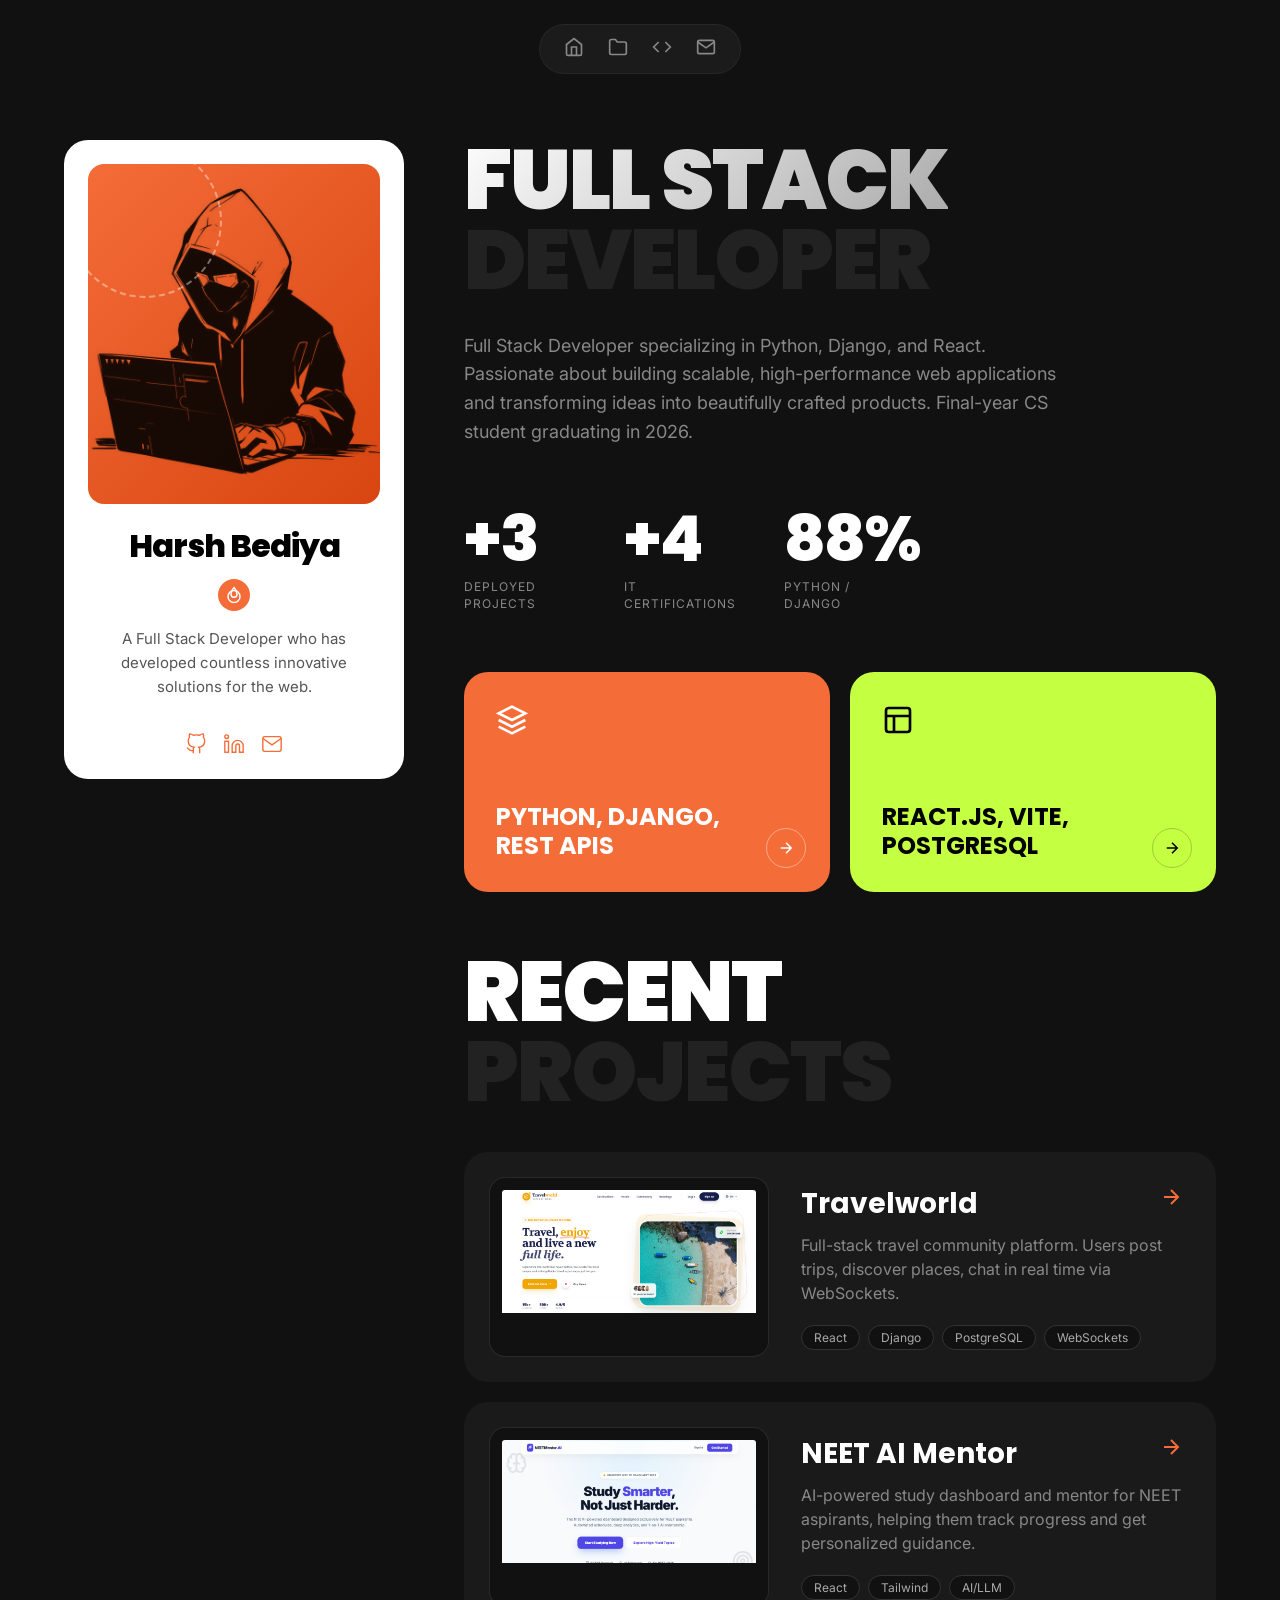
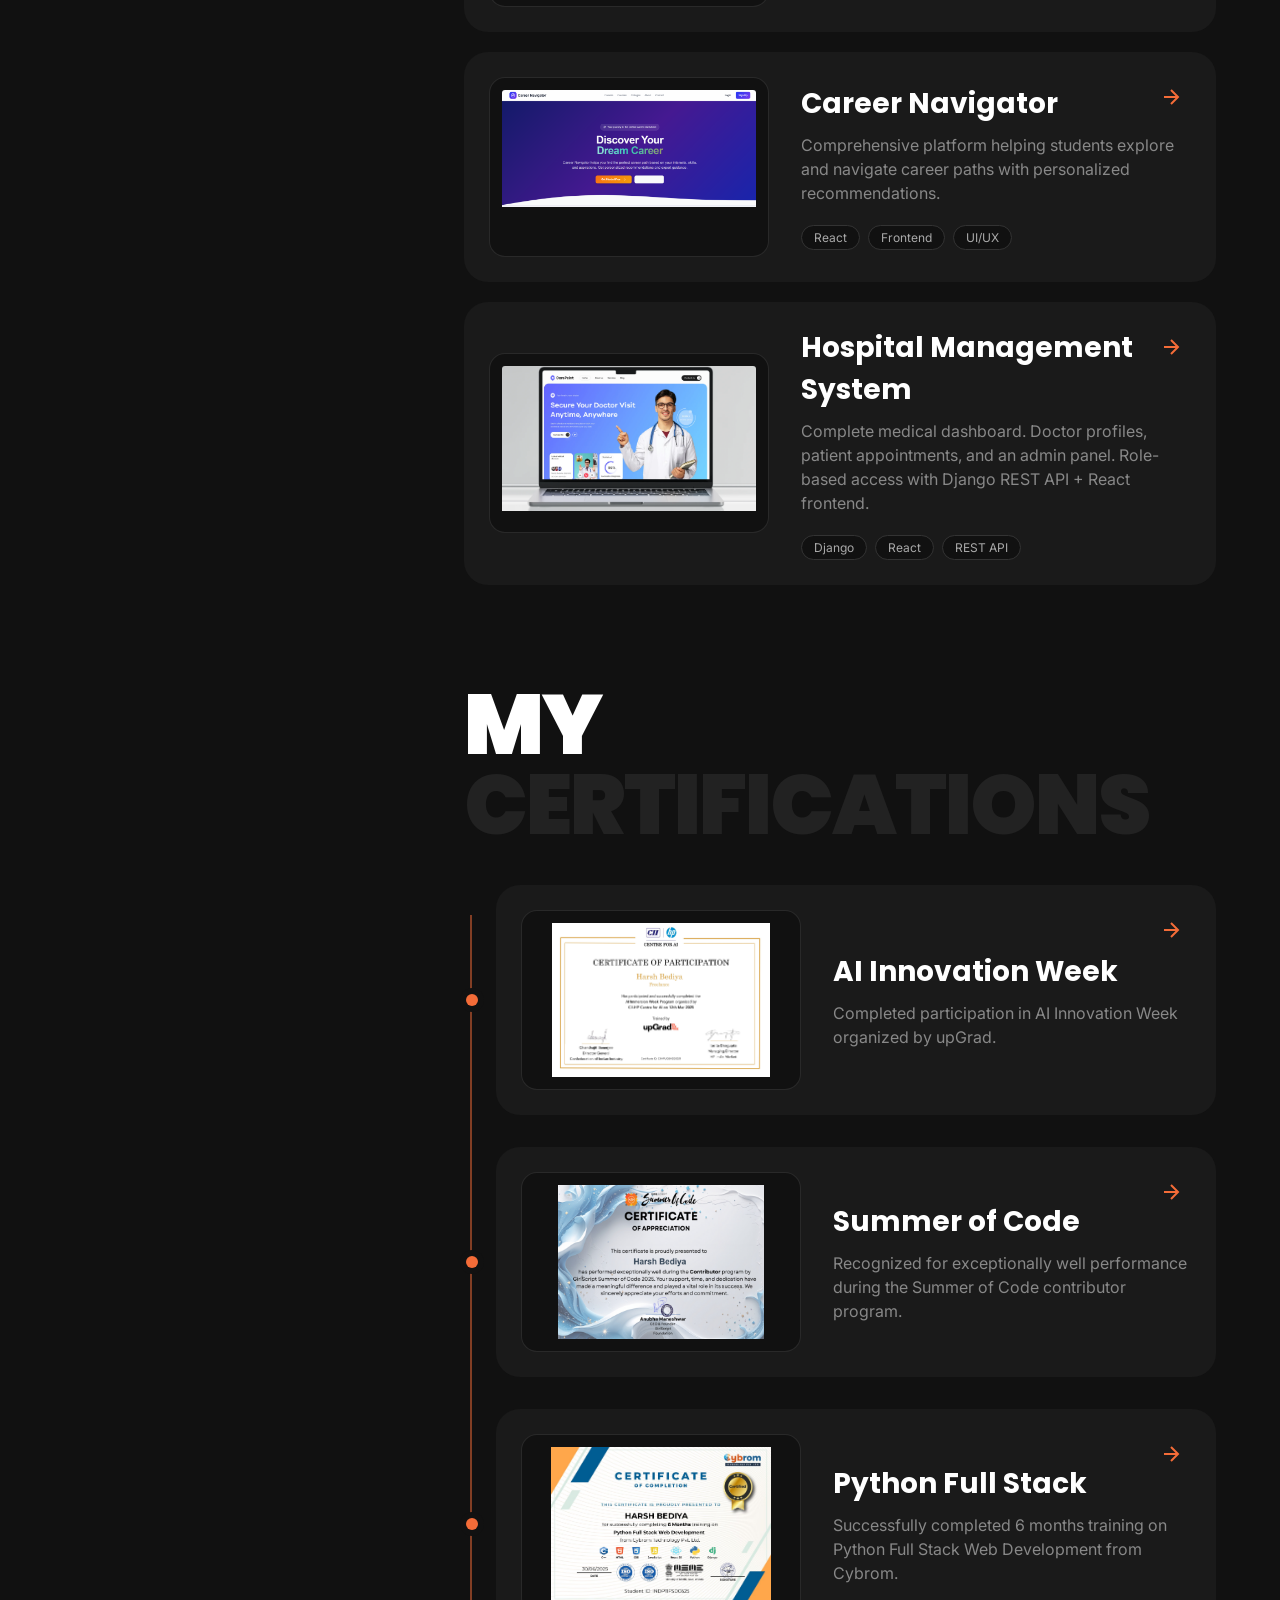
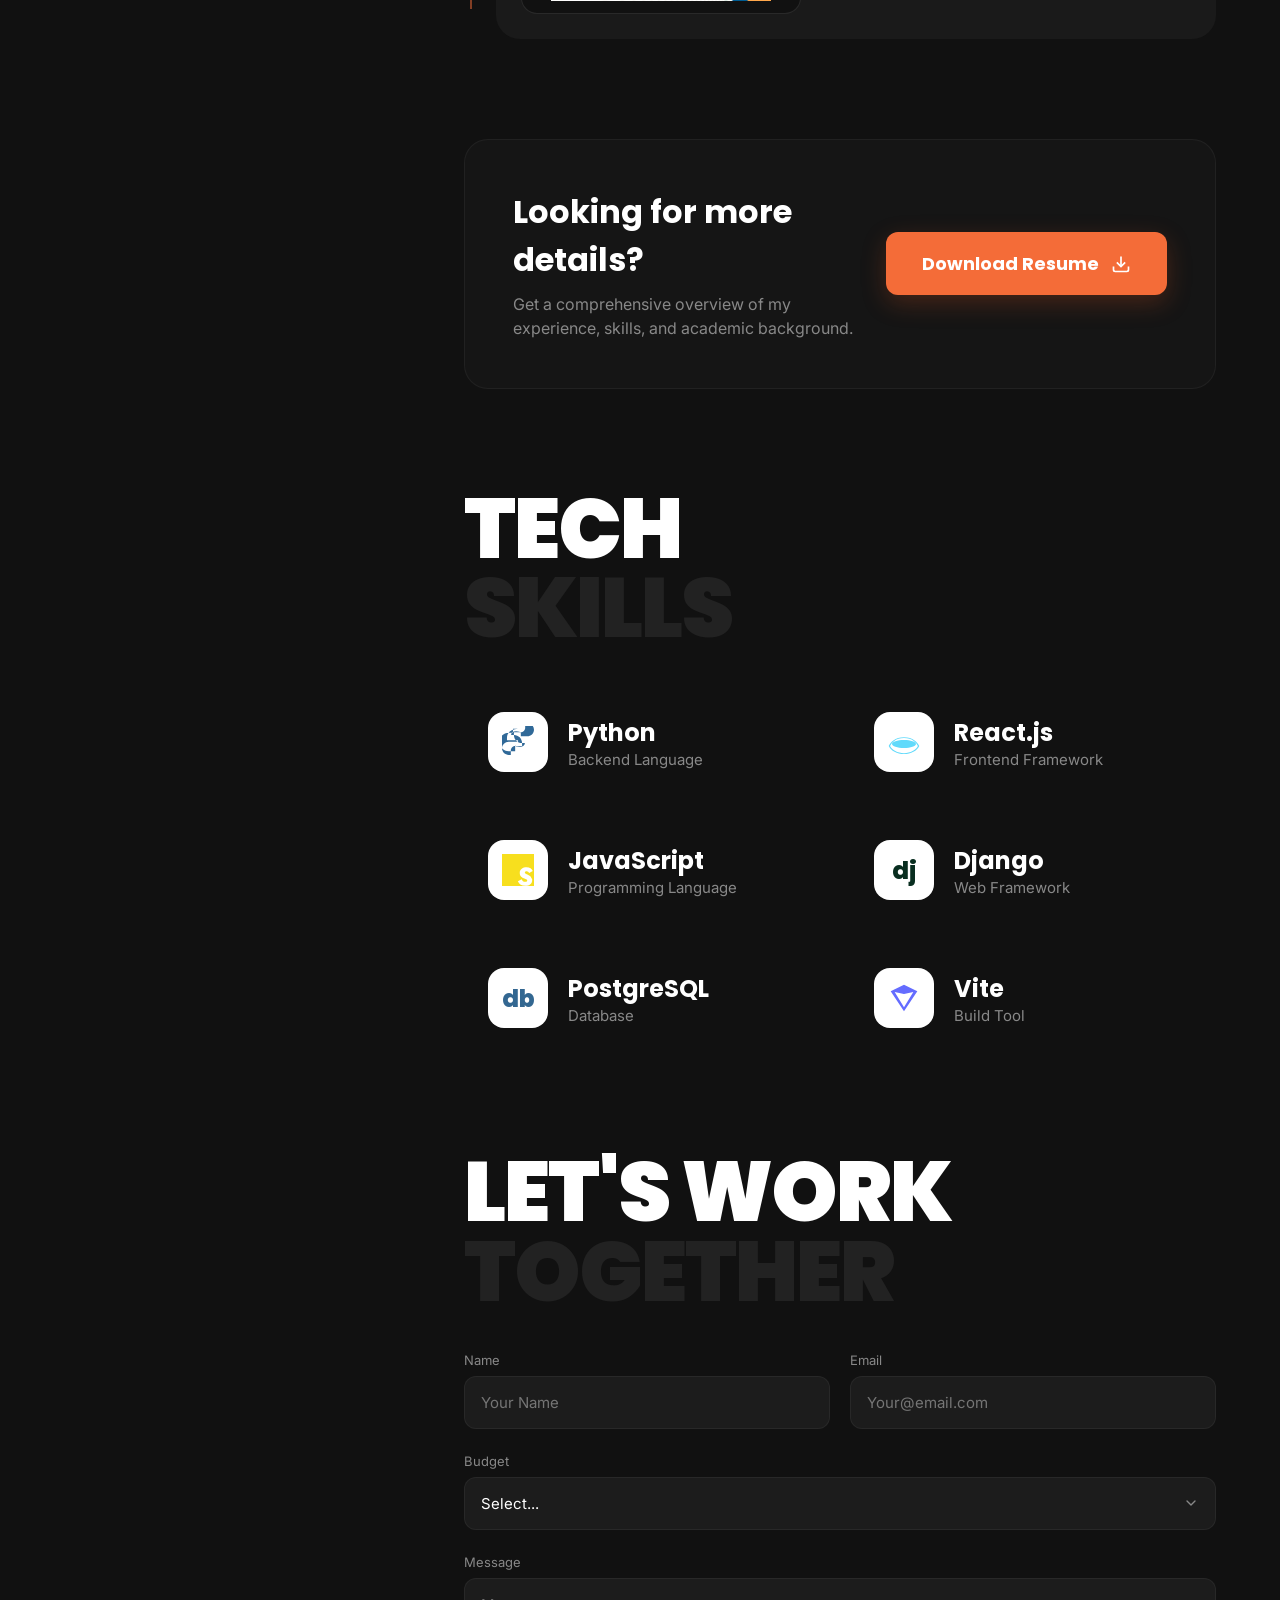
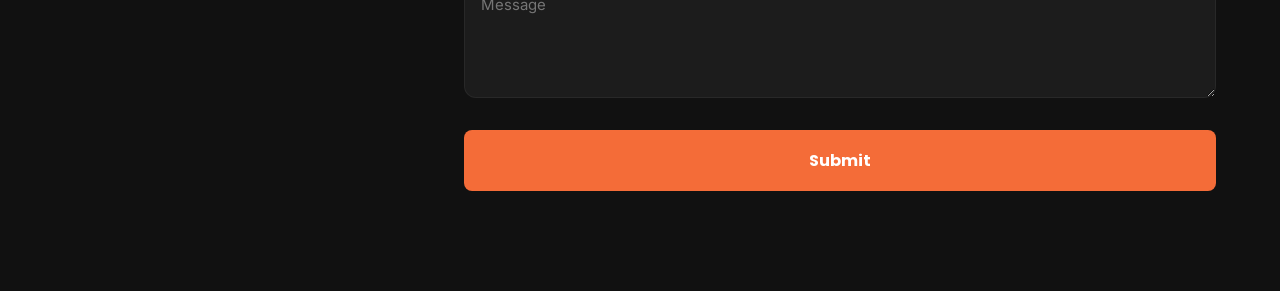
<file: index.html>
<!DOCTYPE html>
<html lang="en">

<head>
  <meta charset="UTF-8" />
  <meta name="viewport" content="width=device-width, initial-scale=1.0" />
  <title>Harsh Bediya | Full Stack Developer Portfolio</title>
  <meta name="description"
    content="Portfolio of Harsh Bediya, a Full Stack Developer specializing in Python, Django, and React. View my projects, certifications, and skills." />
  <link
    href="https://fonts.googleapis.com/css2?family=Inter:wght@400;500;600&family=Poppins:wght@500;600;700;800;900&display=swap"
    rel="stylesheet" />
  <style>
    :root {
      --bg: #111111;
      --bg-secondary: #1a1a1a;
      --text: #ffffff;
      --text-muted: #888888;
      --text-dark: #222222;
      --orange: #f46c38;
      --green: #c5ff41;
      --card-radius: 24px;
    }

    * {
      margin: 0;
      padding: 0;
      box-sizing: border-box;
    }

    body {
      background-color: var(--bg);
      color: var(--text);
      font-family: 'Inter', sans-serif;
      -webkit-font-smoothing: antialiased;
      min-height: 100vh;
      display: flex;
      flex-direction: column;
      align-items: center;
    }

    /* NAVBAR */
    nav {
      position: absolute;
      top: 24px;
      background: rgba(30, 30, 30, 0.8);
      backdrop-filter: blur(12px);
      padding: 12px 24px;
      border-radius: 50px;
      display: flex;
      gap: 24px;
      z-index: 100;
      border: 1px solid rgba(255, 255, 255, 0.05);
    }

    .nav-icon {
      color: var(--text-muted);
      width: 20px;
      height: 20px;
      cursor: pointer;
      transition: color 0.2s;
    }

    .nav-icon:hover {
      color: var(--text);
    }

    /* MAIN LAYOUT */
    .container {
      max-width: 1200px;
      width: 100%;
      margin: 140px auto 40px;
      padding: 0 24px;
      display: grid;
      grid-template-columns: 340px 1fr;
      gap: 60px;
      align-items: flex-start;
    }

    /* SIDEBAR (LEFT) */
    .sidebar {
      background: #ffffff;
      color: #000000;
      border-radius: var(--card-radius);
      padding: 24px;
      display: flex;
      flex-direction: column;
      align-items: center;
      text-align: center;
      position: sticky;
      top: 24px;
    }

    .profile-img-container {
      width: 100%;
      height: 340px;
      border-radius: 16px;
      background: linear-gradient(135deg, #f46c38, #d84510);
      margin-bottom: 24px;
      overflow: hidden;
      display: flex;
      align-items: center;
      justify-content: center;
      color: #fff;
      font-family: 'Poppins', sans-serif;
      font-weight: 700;
      font-size: 80px;
      position: relative;
    }

    /* Abstract dashed circle decoration like in the screenshot */
    .profile-img-container::before {
      content: "";
      position: absolute;
      top: -20px;
      left: -20px;
      width: 150px;
      height: 150px;
      border: 2px dashed rgba(255, 255, 255, 0.4);
      border-radius: 50%;
      z-index: 2;
    }

    .name {
      font-family: 'Poppins', sans-serif;
      font-weight: 800;
      font-size: 32px;
      line-height: 1.1;
      margin-bottom: 16px;
      letter-spacing: -1px;
    }

    .fire-icon {
      background: var(--orange);
      color: white;
      width: 32px;
      height: 32px;
      border-radius: 50%;
      display: flex;
      align-items: center;
      justify-content: center;
      margin-bottom: 16px;
    }

    .bio {
      font-size: 15px;
      color: #555555;
      line-height: 1.6;
      margin-bottom: 24px;
    }

    .social-links {
      display: flex;
      gap: 16px;
      margin-top: 10px;
    }

    .social-link {
      color: var(--orange);
      transition: opacity 0.2s;
      display: flex;
      align-items: center;
      justify-content: center;
    }

    .social-link:hover {
      opacity: 0.7;
    }

    .social-link svg {
      width: 22px;
      height: 22px;
      stroke-width: 1.5;
      stroke: currentColor;
      fill: none;
    }

    /* RESUME CTA BANNER */
    .resume-cta-box {
      margin-top: 100px;
      background: #151515;
      border: 1px solid rgba(255, 255, 255, 0.05);
      border-radius: 24px;
      padding: 48px;
      display: flex;
      justify-content: space-between;
      align-items: center;
      gap: 32px;
    }

    .resume-cta-text h3 {
      font-family: 'Poppins', sans-serif;
      font-size: 32px;
      font-weight: 700;
      margin-bottom: 8px;
    }

    .resume-cta-text p {
      color: var(--text-muted);
      font-size: 16px;
      max-width: 400px;
      line-height: 1.5;
    }

    .resume-btn-large {
      display: flex;
      align-items: center;
      gap: 12px;
      background: var(--orange);
      color: #fff;
      padding: 18px 36px;
      border-radius: 12px;
      font-family: 'Poppins', sans-serif;
      font-weight: 700;
      font-size: 18px;
      text-decoration: none;
      transition: all 0.3s ease;
      box-shadow: 0 8px 24px rgba(220, 85, 30, 0.25);
      white-space: nowrap;
    }

    .resume-btn-large:hover {
      background: #e65c22;
      transform: translateY(-3px);
      box-shadow: 0 12px 32px rgba(220, 85, 30, 0.4);
    }

    /* CONTENT (RIGHT) */
    .content {
      display: flex;
      flex-direction: column;
    }

    .huge-title {
      font-family: 'Poppins', sans-serif;
      font-weight: 900;
      font-size: 84px;
      line-height: 0.95;
      letter-spacing: -2px;
      margin-bottom: 32px;
    }

    .huge-title .gradient-text {
      background: linear-gradient(135deg, #ffffff 0%, #a8a8a8 100%);
      -webkit-background-clip: text;
      -webkit-text-fill-color: transparent;
    }

    .huge-title .outline {
      color: var(--text-dark);
    }

    .content-desc {
      font-size: 18px;
      color: var(--text-muted);
      max-width: 600px;
      line-height: 1.6;
      margin-bottom: 60px;
    }

    /* STATS */
    .stats {
      display: flex;
      gap: 60px;
      margin-bottom: 60px;
    }

    .stat-item {
      display: flex;
      flex-direction: column;
    }

    .stat-number {
      font-family: 'Poppins', sans-serif;
      font-weight: 800;
      font-size: 64px;
      line-height: 1;
      letter-spacing: -2px;
    }

    .stat-label {
      font-size: 12px;
      color: var(--text-muted);
      text-transform: uppercase;
      letter-spacing: 1px;
      margin-top: 8px;
      max-width: 100px;
      line-height: 1.4;
    }

    /* CARDS ROW */
    .cards-row {
      display: grid;
      grid-template-columns: 1fr 1fr;
      gap: 20px;
      margin-bottom: 60px;
    }

    .color-card {
      border-radius: var(--card-radius);
      padding: 32px;
      min-height: 220px;
      display: flex;
      flex-direction: column;
      justify-content: space-between;
      position: relative;
      overflow: hidden;
      color: #000;
      font-family: 'Poppins', sans-serif;
      font-weight: 700;
      font-size: 24px;
      line-height: 1.2;
    }

    .card-orange {
      background-color: var(--orange);
      color: #fff;
    }

    .card-green {
      background-color: var(--green);
    }

    .card-icon {
      margin-bottom: 40px;
    }

    .card-icon svg {
      width: 32px;
      height: 32px;
    }

    .card-arrow {
      position: absolute;
      bottom: 24px;
      right: 24px;
      width: 40px;
      height: 40px;
      border-radius: 50%;
      border: 1px solid rgba(0, 0, 0, 0.2);
      display: flex;
      align-items: center;
      justify-content: center;
      transition: transform 0.2s;
    }

    .card-orange .card-arrow {
      border-color: rgba(255, 255, 255, 0.4);
    }

    .color-card:hover .card-arrow {
      transform: scale(1.1);
    }

    /* PROJECTS SECTION */
    .recent-projects-title {
      font-family: 'Poppins', sans-serif;
      font-weight: 900;
      font-size: 84px;
      line-height: 0.95;
      letter-spacing: -2px;
      margin-bottom: 40px;
    }

    .recent-projects-title .outline {
      color: var(--text-dark);
    }

    .project-list {
      display: flex;
      flex-direction: column;
      gap: 20px;
    }

    .project-item {
      background: var(--bg-secondary);
      border-radius: var(--card-radius);
      padding: 24px;
      display: flex;
      gap: 32px;
      align-items: center;
      position: relative;
      transition: all 0.3s cubic-bezier(0.4, 0, 0.2, 1);
      cursor: pointer;
      text-decoration: none;
      color: inherit;
      border: 1px solid transparent;
    }

    .project-item:hover {
      background: #222;
      transform: translateY(-4px) scale(1.01);
      box-shadow: 0 16px 40px rgba(0, 0, 0, 0.6);
      border: 1px solid rgba(255, 255, 255, 0.1);
    }

    .project-img {
      width: 280px;
      height: 180px;
      border-radius: 16px;
      object-fit: cover;
      object-position: top center;
      background: #333;
      flex-shrink: 0;
      border: 1px solid rgba(255, 255, 255, 0.1);
    }

    .project-info {
      display: flex;
      flex-direction: column;
      gap: 8px;
    }

    .proj-title {
      font-family: 'Poppins', sans-serif;
      font-size: 28px;
      font-weight: 700;
    }

    .proj-desc {
      color: var(--text-muted);
      font-size: 16px;
      max-width: 400px;
      line-height: 1.5;
    }

    .proj-tags {
      display: flex;
      gap: 8px;
      flex-wrap: wrap;
      margin-top: 12px;
    }

    .proj-tag {
      background: #111;
      padding: 4px 12px;
      border-radius: 50px;
      font-size: 12px;
      color: #aaa;
      border: 1px solid #333;
    }

    .proj-arrow {
      position: absolute;
      top: 32px;
      right: 32px;
      color: var(--orange);
      transition: transform 0.2s;
    }

    .project-item:hover .proj-arrow {
      transform: translate(5px, -5px);
    }

    @media (max-width: 768px) {
      .project-item {
        flex-direction: column;
        align-items: flex-start;
      }

      .project-img {
        width: 100%;
        height: auto;
        aspect-ratio: 4/3;
      }

      .recent-projects-title {
        font-size: 48px;
      }
    }

    /* CERTIFICATIONS SECTION */
    .certs-section {
      margin-top: 100px;
    }

    .timeline-list {
      display: flex;
      flex-direction: column;
      gap: 32px;
      position: relative;
      padding-left: 32px;
    }

    .timeline-list::before {
      content: "";
      position: absolute;
      top: 30px;
      bottom: 30px;
      left: 6px;
      width: 2px;
      background: var(--orange);
      opacity: 0.5;
    }

    .timeline-list .project-item {
      position: relative;
    }

    .timeline-list .project-item::before {
      content: "";
      position: absolute;
      top: 50%;
      left: -31px;
      width: 12px;
      height: 12px;
      background: var(--orange);
      border-radius: 50%;
      transform: translateY(-50%);
      box-shadow: 0 0 0 6px var(--bg);
      z-index: 2;
    }

    .cert-img-fit {
      object-fit: contain !important;
      background: #111 !important;
      padding: 12px;
    }

    /* TOOLS SECTION */
    .tools-section {
      margin-top: 100px;
    }

    .tools-grid {
      display: grid;
      grid-template-columns: 1fr 1fr;
      gap: 20px;
    }

    .tool-item {
      display: flex;
      align-items: center;
      gap: 20px;
      padding: 24px;
      border-radius: var(--card-radius);
      transition: background 0.2s;
    }

    .tool-item:hover {
      background: var(--bg-secondary);
    }

    .tool-icon {
      width: 60px;
      height: 60px;
      background: #fff;
      border-radius: 16px;
      display: flex;
      align-items: center;
      justify-content: center;
      flex-shrink: 0;
    }

    .tool-icon svg {
      width: 32px;
      height: 32px;
    }

    .tool-info {
      display: flex;
      flex-direction: column;
    }

    .tool-name {
      font-family: 'Poppins', sans-serif;
      font-size: 24px;
      font-weight: 700;
    }

    .tool-desc {
      font-size: 15px;
      color: var(--text-muted);
    }

    /* CONTACT SECTION */
    .contact-section {
      margin-top: 100px;
      margin-bottom: 60px;
    }

    .contact-form {
      display: flex;
      flex-direction: column;
      gap: 24px;
    }

    .form-row {
      display: flex;
      gap: 20px;
    }

    .form-group {
      display: flex;
      flex-direction: column;
      gap: 8px;
      flex: 1;
    }

    .form-label {
      font-size: 13px;
      color: var(--text-muted);
      font-family: 'Inter', sans-serif;
    }

    .form-input,
    .form-textarea,
    .form-select {
      background: #1c1c1c;
      border: 1px solid rgba(255, 255, 255, 0.05);
      border-radius: 12px;
      padding: 16px;
      color: #fff;
      font-family: 'Inter', sans-serif;
      font-size: 15px;
      width: 100%;
      outline: none;
      transition: background 0.2s, border-color 0.2s;
    }

    .form-input:focus,
    .form-textarea:focus,
    .form-select:focus {
      background: #252525;
      border-color: rgba(255, 255, 255, 0.15);
    }

    .form-textarea {
      resize: vertical;
      min-height: 120px;
    }

    .form-select {
      appearance: none;
      background-image: url("data:image/svg+xml;charset=UTF-8,%3csvg xmlns='http://www.w3.org/2000/svg' viewBox='0 0 24 24' fill='none' stroke='%23888888' stroke-width='2' stroke-linecap='round' stroke-linejoin='round'%3e%3cpolyline points='6 9 12 15 18 9'%3e%3c/polyline%3e%3c/svg%3e");
      background-repeat: no-repeat;
      background-position: right 16px center;
      background-size: 16px;
    }

    .submit-btn {
      background: var(--orange);
      color: #fff;
      border: none;
      border-radius: 8px;
      padding: 18px;
      font-size: 16px;
      font-family: 'Poppins', sans-serif;
      font-weight: 700;
      cursor: pointer;
      transition: opacity 0.2s;
      margin-top: 8px;
    }

    .submit-btn:hover {
      opacity: 0.9;
    }

    /* RESPONSIVE */
    @media (max-width: 1024px) {
      .container {
        grid-template-columns: 1fr;
        gap: 40px;
      }

      .sidebar {
        position: static;
        max-width: 500px;
        margin: 0 auto;
        width: 100%;
      }

      .huge-title {
        font-size: 64px;
      }
    }

    @media (max-width: 768px) {
      .huge-title {
        font-size: 48px;
      }

      .stats {
        flex-direction: column;
        gap: 30px;
      }

      .cards-row {
        grid-template-columns: 1fr;
      }

      .timeline-list {
        padding-left: 0;
      }

      .timeline-list::before,
      .timeline-list .project-item::before {
        display: none;
      }

      .tools-grid {
        grid-template-columns: 1fr;
      }

      .form-row {
        flex-direction: column;
      }

      .resume-cta-box {
        flex-direction: column;
        text-align: center;
        padding: 32px 24px;
        gap: 24px;
      }
    }
  </style>
</head>

<body>

  <!-- Minimal Nav Icons -->
  <nav>
    <a href="#home" title="Home">
      <svg class="nav-icon" viewBox="0 0 24 24" fill="none" stroke="currentColor" stroke-width="2">
        <path d="M3 9l9-7 9 7v11a2 2 0 0 1-2 2H5a2 2 0 0 1-2-2z"></path>
        <polyline points="9 22 9 12 15 12 15 22"></polyline>
      </svg>
    </a>
    <a href="#projects" title="Projects">
      <svg class="nav-icon" viewBox="0 0 24 24" fill="none" stroke="currentColor" stroke-width="2">
        <path d="M22 19a2 2 0 0 1-2 2H4a2 2 0 0 1-2-2V5a2 2 0 0 1 2-2h5l2 3h9a2 2 0 0 1 2 2z"></path>
      </svg>
    </a>
    <a href="#skills" title="Tech Skills">
      <svg class="nav-icon" viewBox="0 0 24 24" fill="none" stroke="currentColor" stroke-width="2">
        <polyline points="16 18 22 12 16 6"></polyline>
        <polyline points="8 6 2 12 8 18"></polyline>
      </svg>
    </a>
    <a href="#contact" title="Contact">
      <svg class="nav-icon" viewBox="0 0 24 24" fill="none" stroke="currentColor" stroke-width="2">
        <path d="M4 4h16c1.1 0 2 .9 2 2v12c0 1.1-.9 2-2 2H4c-1.1 0-2-.9-2-2V6c0-1.1.9-2 2-2z"></path>
        <polyline points="22,6 12,13 2,6"></polyline>
      </svg>
    </a>
  </nav>

  <div class="container" id="home">

    <!-- LEFT SIDEBAR -->
    <aside class="sidebar">
      <div class="profile-img-container">
        <img src="image/dp%20image.jpg" alt="Harsh Bediya"
          style="width: 100%; height: 100%; object-fit: cover; object-position: bottom center; position: relative; z-index: 1; mix-blend-mode: multiply; opacity: 0.9;" />
      </div>
      <h2 class="name">Harsh Bediya</h2>
      <div class="fire-icon">
        <svg width="18" height="18" viewBox="0 0 24 24" fill="none" stroke="currentColor" stroke-width="2">
          <path d="M12 2c0 0-4 4-4 9a4 4 0 0 0 8 0c0-5-4-9-4-9z" />
          <path d="M12 22a8 8 0 0 1-8-8c0-4.4 3.6-8 8-8s8 3.6 8 8a8 8 0 0 1-8 8z" />
        </svg>
      </div>
      <p class="bio">
        A Full Stack Developer who has developed countless innovative solutions for the web.
      </p>

      <!-- Socials mapping to Dribbble/Twitter/Instagram/Youtube icons from screenshot -->
      <div class="social-links">
        <a href="https://github.com/Harshbediya" target="_blank" class="social-link">
          <svg viewBox="0 0 24 24">
            <path
              d="M9 19c-5 1.5-5-2.5-7-3m14 6v-3.87a3.37 3.37 0 0 0-.94-2.61c3.14-.35 6.44-1.54 6.44-7A5.44 5.44 0 0 0 20 4.77 5.07 5.07 0 0 0 19.91 1S18.73.65 16 2.48a13.38 13.38 0 0 0-7 0C6.27.65 5.09 1 5.09 1A5.07 5.07 0 0 0 5 4.77a5.44 5.44 0 0 0-1.5 3.78c0 5.42 3.3 6.61 6.44 7A3.37 3.37 0 0 0 9 18.13V22">
            </path>
          </svg>
        </a>
        <a href="https://www.linkedin.com/in/harsh-bediya-a1330426a" target="_blank" class="social-link">
          <svg viewBox="0 0 24 24">
            <path d="M16 8a6 6 0 0 1 6 6v7h-4v-7a2 2 0 0 0-2-2 2 2 0 0 0-2 2v7h-4v-7a6 6 0 0 1 6-6z"></path>
            <rect x="2" y="9" width="4" height="12"></rect>
            <circle cx="4" cy="4" r="2"></circle>
          </svg>
        </a>
        <a href="mailto:harshbedi3112@gmail.com" class="social-link">
          <svg viewBox="0 0 24 24">
            <path d="M4 4h16c1.1 0 2 .9 2 2v12c0 1.1-.9 2-2 2H4c-1.1 0-2-.9-2-2V6c0-1.1.9-2 2-2z"></path>
            <polyline points="22,6 12,13 2,6"></polyline>
          </svg>
        </a>
      </div>
    </aside>

    <!-- RIGHT CONTENT -->
    <main class="content">

      <div class="huge-title">
        <span class="gradient-text">FULL STACK</span><br />
        <span class="outline">DEVELOPER</span>
      </div>

      <p class="content-desc">
        Full Stack Developer specializing in Python, Django, and React. Passionate about building scalable,
        high-performance web applications and transforming ideas into beautifully crafted products. Final-year CS
        student graduating in 2026.
      </p>

      <div class="stats">
        <div class="stat-item">
          <div class="stat-number">+3</div>
          <div class="stat-label">Deployed Projects</div>
        </div>
        <div class="stat-item">
          <div class="stat-number">+4</div>
          <div class="stat-label">IT Certifications</div>
        </div>
        <div class="stat-item">
          <div class="stat-number">88%</div>
          <div class="stat-label">Python / Django</div>
        </div>
      </div>

      <div class="cards-row">
        <!-- Orange Card -->
        <div class="color-card card-orange">
          <div class="card-icon">
            <svg viewBox="0 0 24 24" fill="none" stroke="currentColor" stroke-width="2">
              <path d="M12 2L2 7l10 5 10-5-10-5zM2 17l10 5 10-5M2 12l10 5 10-5"></path>
            </svg>
          </div>
          <div>PYTHON, DJANGO,<br />REST APIS</div>
          <div class="card-arrow">
            <svg width="18" height="18" viewBox="0 0 24 24" fill="none" stroke="currentColor" stroke-width="2">
              <path d="M5 12h14M12 5l7 7-7 7" />
            </svg>
          </div>
        </div>

        <!-- Green Card -->
        <div class="color-card card-green">
          <div class="card-icon">
            <svg viewBox="0 0 24 24" fill="none" stroke="currentColor" stroke-width="2">
              <rect x="3" y="3" width="18" height="18" rx="2" ry="2"></rect>
              <line x1="3" y1="9" x2="21" y2="9"></line>
              <line x1="9" y1="21" x2="9" y2="9"></line>
            </svg>
          </div>
          <div>REACT.JS, VITE,<br />POSTGRESQL</div>
          <div class="card-arrow">
            <svg width="18" height="18" viewBox="0 0 24 24" fill="none" stroke="currentColor" stroke-width="2">
              <path d="M5 12h14M12 5l7 7-7 7" />
            </svg>
          </div>
        </div>
      </div>

      <!-- Additional Projects Content -->
      <div class="recent-projects-title" id="projects">
        RECENT<br />
        <span class="outline">PROJECTS</span>
      </div>
      <div class="project-list">

        <a href="https://travel-community-inky.vercel.app/" target="_blank" class="project-item">
          <img src="image/Project%20Image/Screenshot%202026-04-27%20013520.png" alt="Travelworld"
            class="project-img cert-img-fit" />
          <div class="project-info">
            <h4 class="proj-title">Travelworld</h4>
            <p class="proj-desc">Full-stack travel community platform. Users post trips, discover places, chat in real
              time via WebSockets.</p>
            <div class="proj-tags">
              <span class="proj-tag">React</span>
              <span class="proj-tag">Django</span>
              <span class="proj-tag">PostgreSQL</span>
              <span class="proj-tag">WebSockets</span>
            </div>
          </div>
          <div class="proj-arrow">
            <svg width="24" height="24" viewBox="0 0 24 24" fill="none" stroke="currentColor" stroke-width="2">
              <path d="M5 12h14M12 5l7 7-7 7" />
            </svg>
          </div>
        </a>

        <a href="https://neet-mentor.vercel.app/" target="_blank" class="project-item">
          <img src="image/Project%20Image/Screenshot%202026-04-27%20013613.png" alt="NEET AI Mentor"
            class="project-img cert-img-fit" />
          <div class="project-info">
            <h4 class="proj-title">NEET AI Mentor</h4>
            <p class="proj-desc">AI-powered study dashboard and mentor for NEET aspirants, helping them track progress
              and get personalized guidance.</p>
            <div class="proj-tags">
              <span class="proj-tag">React</span>
              <span class="proj-tag">Tailwind</span>
              <span class="proj-tag">AI/LLM</span>
            </div>
          </div>
          <div class="proj-arrow">
            <svg width="24" height="24" viewBox="0 0 24 24" fill="none" stroke="currentColor" stroke-width="2">
              <path d="M5 12h14M12 5l7 7-7 7" />
            </svg>
          </div>
        </a>

        <a href="https://careernavigatorforstudents.netlify.app/" target="_blank" class="project-item">
          <img src="image/Project%20Image/Career.png" alt="Career Navigator" class="project-img cert-img-fit" />
          <div class="project-info">
            <h4 class="proj-title">Career Navigator</h4>
            <p class="proj-desc">Comprehensive platform helping students explore and navigate career paths with
              personalized recommendations.</p>
            <div class="proj-tags">
              <span class="proj-tag">React</span>
              <span class="proj-tag">Frontend</span>
              <span class="proj-tag">UI/UX</span>
            </div>
          </div>
          <div class="proj-arrow">
            <svg width="24" height="24" viewBox="0 0 24 24" fill="none" stroke="currentColor" stroke-width="2">
              <path d="M5 12h14M12 5l7 7-7 7" />
            </svg>
          </div>
        </a>

        <a href="https://github.com/Harshbediya" target="_blank" class="project-item">
          <img src="image/Project%20Image/hospital_image.png" alt="Hospital Management System"
            class="project-img cert-img-fit" />
          <div class="project-info">
            <h4 class="proj-title">Hospital Management System</h4>
            <p class="proj-desc">Complete medical dashboard. Doctor profiles, patient appointments, and an admin panel.
              Role-based access with Django REST API + React frontend.</p>
            <div class="proj-tags">
              <span class="proj-tag">Django</span>
              <span class="proj-tag">React</span>
              <span class="proj-tag">REST API</span>
            </div>
          </div>
          <div class="proj-arrow">
            <svg width="24" height="24" viewBox="0 0 24 24" fill="none" stroke="currentColor" stroke-width="2">
              <path d="M5 12h14M12 5l7 7-7 7" />
            </svg>
          </div>
        </a>

      </div>

      <!-- Certifications Section -->
      <div class="certs-section" id="certifications">
        <div class="recent-projects-title">
          MY<br />
          <span class="outline">CERTIFICATIONS</span>
        </div>
        <div class="timeline-list">
          <a href="image/Harsh_Bediya_Ai.jpg" target="_blank" class="project-item">
            <img src="image/Harsh_Bediya_Ai.jpg" class="project-img cert-img-fit" alt="AI Innovation Week" />
            <div class="project-info">
              <h4 class="proj-title">AI Innovation Week</h4>
              <p class="proj-desc">Completed participation in AI Innovation Week organized by upGrad.</p>
            </div>
            <div class="proj-arrow">
              <svg width="24" height="24" viewBox="0 0 24 24" fill="none" stroke="currentColor" stroke-width="2">
                <path d="M5 12h14M12 5l7 7-7 7" />
              </svg>
            </div>
          </a>

          <a href="image/Harsh_Bediya__certificate.png" target="_blank" class="project-item">
            <img src="image/Harsh_Bediya__certificate.png" class="project-img cert-img-fit" alt="Summer of Code" />
            <div class="project-info">
              <h4 class="proj-title">Summer of Code</h4>
              <p class="proj-desc">Recognized for exceptionally well performance during the Summer of Code contributor
                program.</p>
            </div>
            <div class="proj-arrow">
              <svg width="24" height="24" viewBox="0 0 24 24" fill="none" stroke="currentColor" stroke-width="2">
                <path d="M5 12h14M12 5l7 7-7 7" />
              </svg>
            </div>
          </a>

          <a href="image/Harsh%20Bediya%20Training%20CertificateFSD.png" target="_blank" class="project-item">
            <img src="image/Harsh%20Bediya%20Training%20CertificateFSD.png" class="project-img cert-img-fit"
              alt="Python FSD" />
            <div class="project-info">
              <h4 class="proj-title">Python Full Stack</h4>
              <p class="proj-desc">Successfully completed 6 months training on Python Full Stack Web Development from
                Cybrom.</p>
            </div>
            <div class="proj-arrow">
              <svg width="24" height="24" viewBox="0 0 24 24" fill="none" stroke="currentColor" stroke-width="2">
                <path d="M5 12h14M12 5l7 7-7 7" />
              </svg>
            </div>
          </a>
        </div>
      </div>

      <!-- Resume CTA Box -->
      <div class="resume-cta-box" id="resume">
        <div class="resume-cta-text">
          <h3>Looking for more details?</h3>
          <p>Get a comprehensive overview of my experience, skills, and academic background.</p>
        </div>
        <a href="image/Harsh_Bediya_Resume%20(4).pdf" target="_blank" class="resume-btn-large" download>
          Download Resume
          <svg viewBox="0 0 24 24" fill="none" stroke="currentColor" stroke-width="2" width="20" height="20">
            <path d="M21 15v4a2 2 0 0 1-2 2H5a2 2 0 0 1-2-2v-4"></path>
            <polyline points="7 10 12 15 17 10"></polyline>
            <line x1="12" y1="15" x2="12" y2="3"></line>
          </svg>
        </a>
      </div>

      <!-- Tech Skills Section -->
      <div class="tools-section" id="skills">
        <div class="recent-projects-title">
          TECH<br />
          <span class="outline">SKILLS</span>
        </div>

        <div class="tools-grid">
          <div class="tool-item">
            <div class="tool-icon">
              <!-- Python icon -->
              <svg viewBox="0 0 24 24" fill="#306998">
                <path
                  d="M12.003 1.996a9.98 9.98 0 0 0-4.707 1.157c-2.485 1.34-3.565 3.322-3.565 5.922v1.543h8.318v1.173H5.068c-2.776 0-5.064 2.227-5.064 4.975s2.288 4.976 5.064 4.976h1.54v-3.41c0-1.84 1.54-3.413 3.413-3.413h5.05v-2.074c0-3.32-2.71-6.046-6.046-6.046h-2.18c0-1.27.91-2.4 2.128-2.61a7.846 7.846 0 0 1 3.03-.04c1.21.19 2.12.19 2.12 1.45v2.18H18.93c2.776 0 5.065-2.227 5.065-4.975s-2.29-4.976-5.065-4.976h-1.54v3.41c0 1.84-1.54 3.413-3.412 3.413H8.927v2.074c0 3.32 2.71 6.046 6.046 6.046h2.18c0 1.27-.91 2.4-2.128 2.61a7.846 7.846 0 0 1-3.03.04c-1.21-.19-2.12-.19-2.12-1.45V18.89H5.07c-3.834 0-6.942-3.107-6.942-6.942 0-3.834 3.108-6.942 6.942-6.942h3.136V1.996z" />
              </svg>
            </div>
            <div class="tool-info">
              <div class="tool-name">Python</div>
              <div class="tool-desc">Backend Language</div>
            </div>
          </div>

          <div class="tool-item">
            <div class="tool-icon">
              <!-- React icon -->
              <svg viewBox="0 0 24 24" fill="#61DAFB">
                <path
                  d="M12 21c-5.264 0-9.76-2.5-11.455-6.05C1.96 11.956 5.23 8.35 12 8.35c6.768 0 10.04 3.606 11.455 6.6C21.76 18.5 17.264 21 12 21Zm0-12c-6.19 0-9.155 3.34-10.424 6.05C3.012 18.106 7.155 20.35 12 20.35c4.845 0 8.988-2.244 10.424-5.3C21.155 12.34 18.19 9 12 9ZM12 16.5a1.5 1.5 0 1 1 0-3 1.5 1.5 0 0 1 0 3ZM12 16.5c-4.97 0-9-1.343-9-3s4.03-3 9-3 9 1.343 9 3-4.03 3-9 3Z" />
              </svg>
            </div>
            <div class="tool-info">
              <div class="tool-name">React.js</div>
              <div class="tool-desc">Frontend Framework</div>
            </div>
          </div>

          <div class="tool-item">
            <div class="tool-icon">
              <!-- JS icon -->
              <svg viewBox="0 0 24 24" fill="#F7DF1E">
                <path
                  d="M0 0h24v24H0V0zm22.034 18.276c-.175-1.095-.888-2.015-3.003-2.873-.736-.345-1.554-.585-1.797-1.14-.091-.33-.105-.51-.046-.705.15-.463.695-.712 1.258-.712.981 0 1.636.565 1.956 1.472l2.678-1.595c-.684-1.63-2.186-2.73-4.634-2.73-2.75 0-5.114 1.432-5.114 4.195 0 2.455 1.69 3.535 3.864 4.316 1.246.435 1.704.75 1.704 1.442 0 .524-.436.96-1.405.96-1.406 0-2.34-.84-2.75-2.062l-2.825 1.53c.895 2.215 2.805 3.425 5.56 3.425 3.23 0 5.17-1.56 5.17-4.32-.016-.62-.2-1.22-.616-1.2zM8.333 13.92H5.163v6.33c0 2.502-1.524 3.75-4.22 3.75v-2.898c1.378 0 1.614-.52 1.614-1.66V9.92h5.776v4z" />
              </svg>
            </div>
            <div class="tool-info">
              <div class="tool-name">JavaScript</div>
              <div class="tool-desc">Programming Language</div>
            </div>
          </div>

          <div class="tool-item">
            <div class="tool-icon">
              <!-- Django icon (Text DJ) -->
              <div style="font-family:'Poppins', sans-serif; font-weight:800; font-size: 24px; color: #092e20;">dj</div>
            </div>
            <div class="tool-info">
              <div class="tool-name">Django</div>
              <div class="tool-desc">Web Framework</div>
            </div>
          </div>

          <div class="tool-item">
            <div class="tool-icon">
              <!-- Postgres icon (Text DB) -->
              <div style="font-family:'Poppins', sans-serif; font-weight:800; font-size: 24px; color: #336791;">db</div>
            </div>
            <div class="tool-info">
              <div class="tool-name">PostgreSQL</div>
              <div class="tool-desc">Database</div>
            </div>
          </div>

          <div class="tool-item">
            <div class="tool-icon">
              <!-- Vite icon -->
              <svg viewBox="0 0 24 24" fill="#646CFF">
                <path d="M12 2L2 7l10 15 10-15L12 2zM12 19L5 7.5l7 1.5 7-1.5L12 19z" />
              </svg>
            </div>
            <div class="tool-info">
              <div class="tool-name">Vite</div>
              <div class="tool-desc">Build Tool</div>
            </div>
          </div>

        </div>
      </div>

      <!-- Contact Section -->
      <div class="contact-section" id="contact">
        <div class="recent-projects-title">
          LET'S WORK<br />
          <span class="outline">TOGETHER</span>
        </div>

        <form class="contact-form" action="#" method="POST">
          <div class="form-row">
            <div class="form-group">
              <label class="form-label">Name</label>
              <input type="text" class="form-input" placeholder="Your Name" required>
            </div>
            <div class="form-group">
              <label class="form-label">Email</label>
              <input type="email" class="form-input" placeholder="Your@email.com" required>
            </div>
          </div>

          <div class="form-group">
            <label class="form-label">Budget</label>
            <select class="form-select" required>
              <option value="" disabled selected>Select...</option>
              <option value="1000-5000">$1,000 - $5,000</option>
              <option value="5000-10000">$5,000 - $10,000</option>
              <option value="10000+">$10,000+</option>
            </select>
          </div>

          <div class="form-group">
            <label class="form-label">Message</label>
            <textarea class="form-textarea" placeholder="Message" required></textarea>
          </div>

          <button type="submit" class="submit-btn">Submit</button>
        </form>
      </div>

    </main>
  </div>

</body>

</html>
</file>
